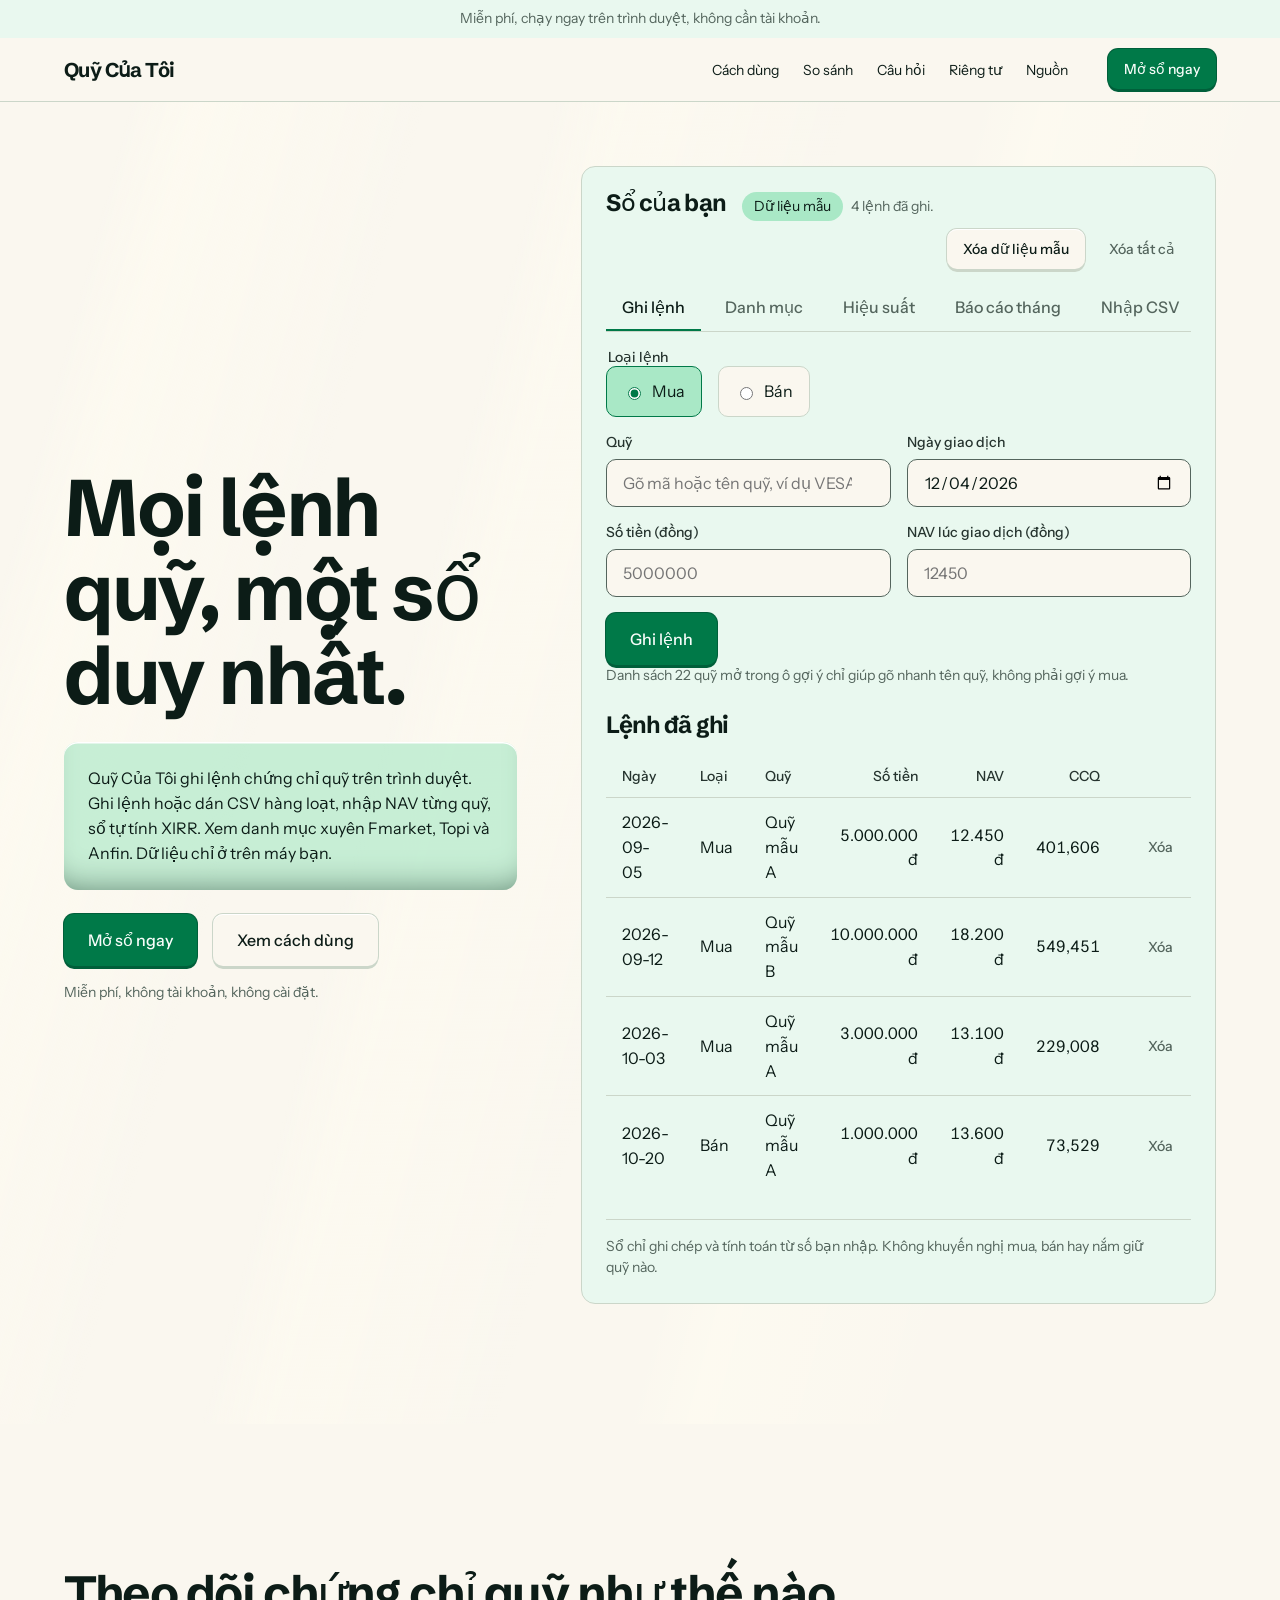
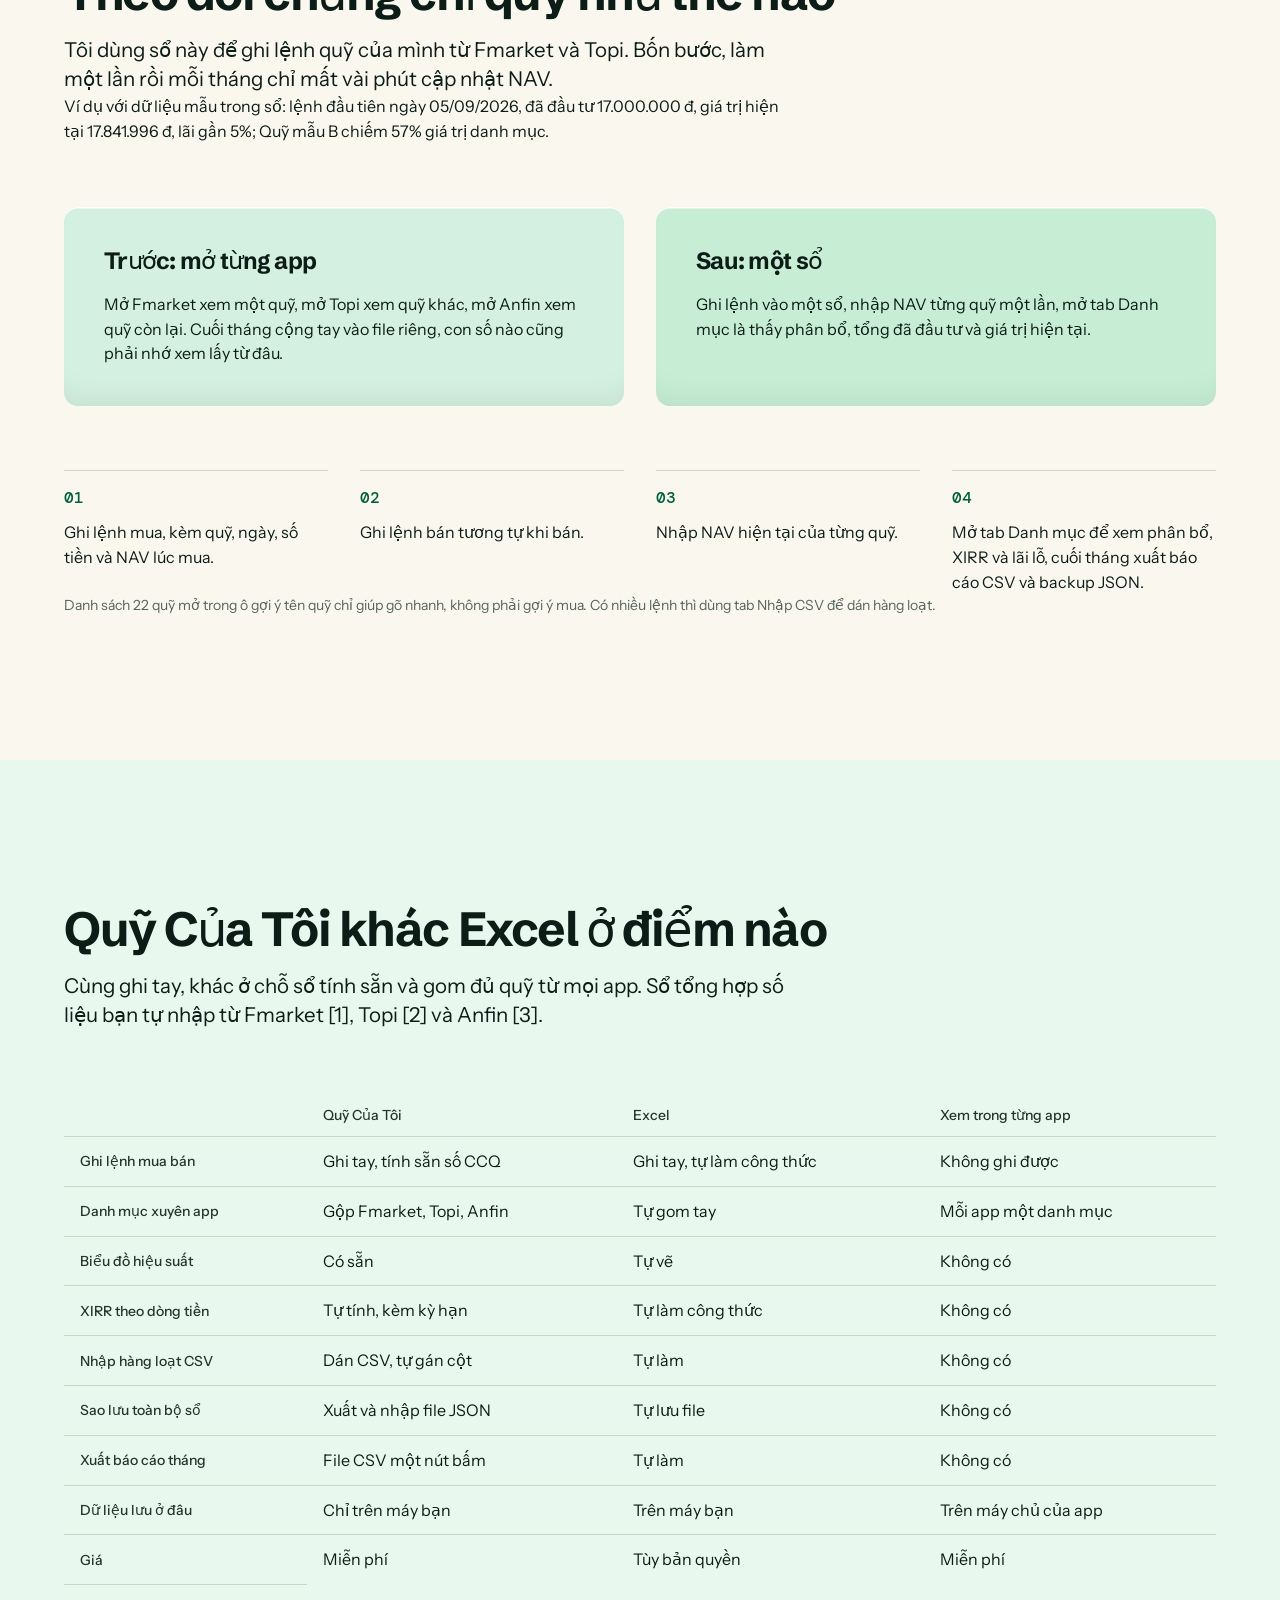
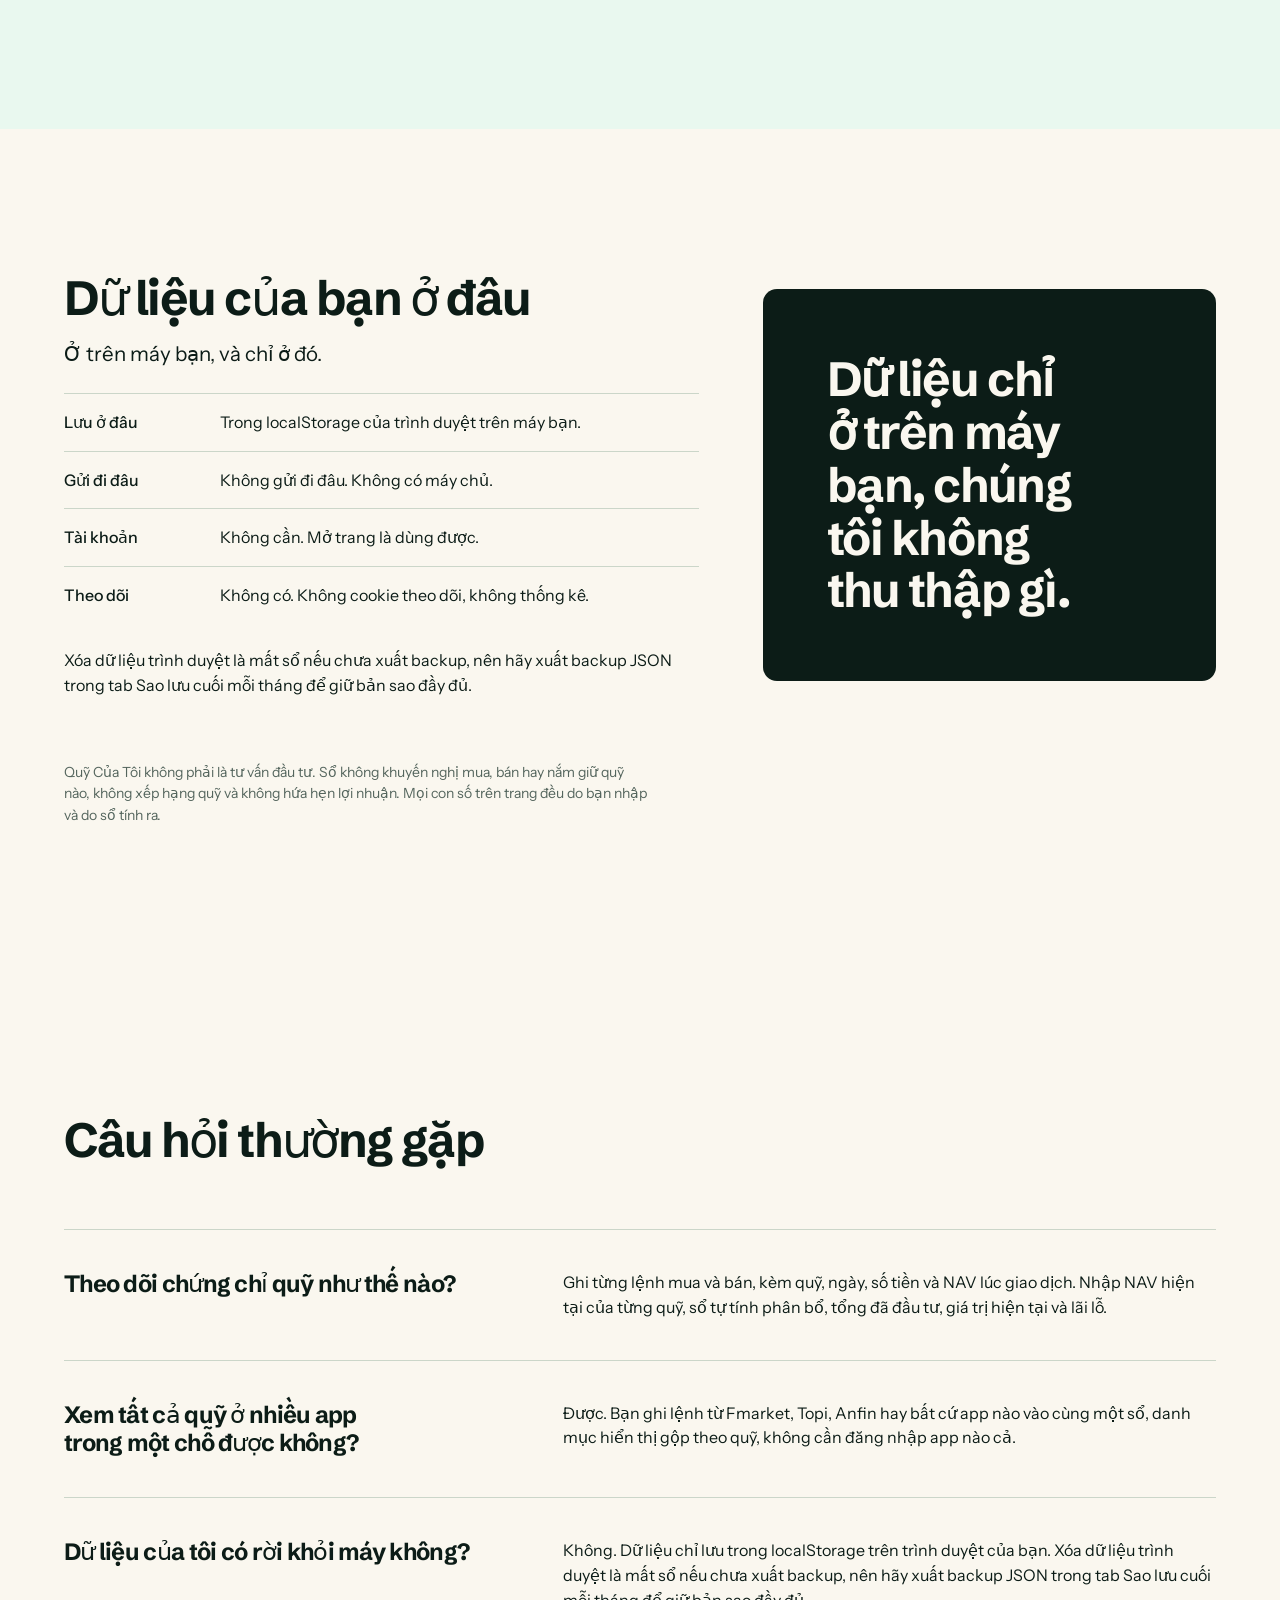
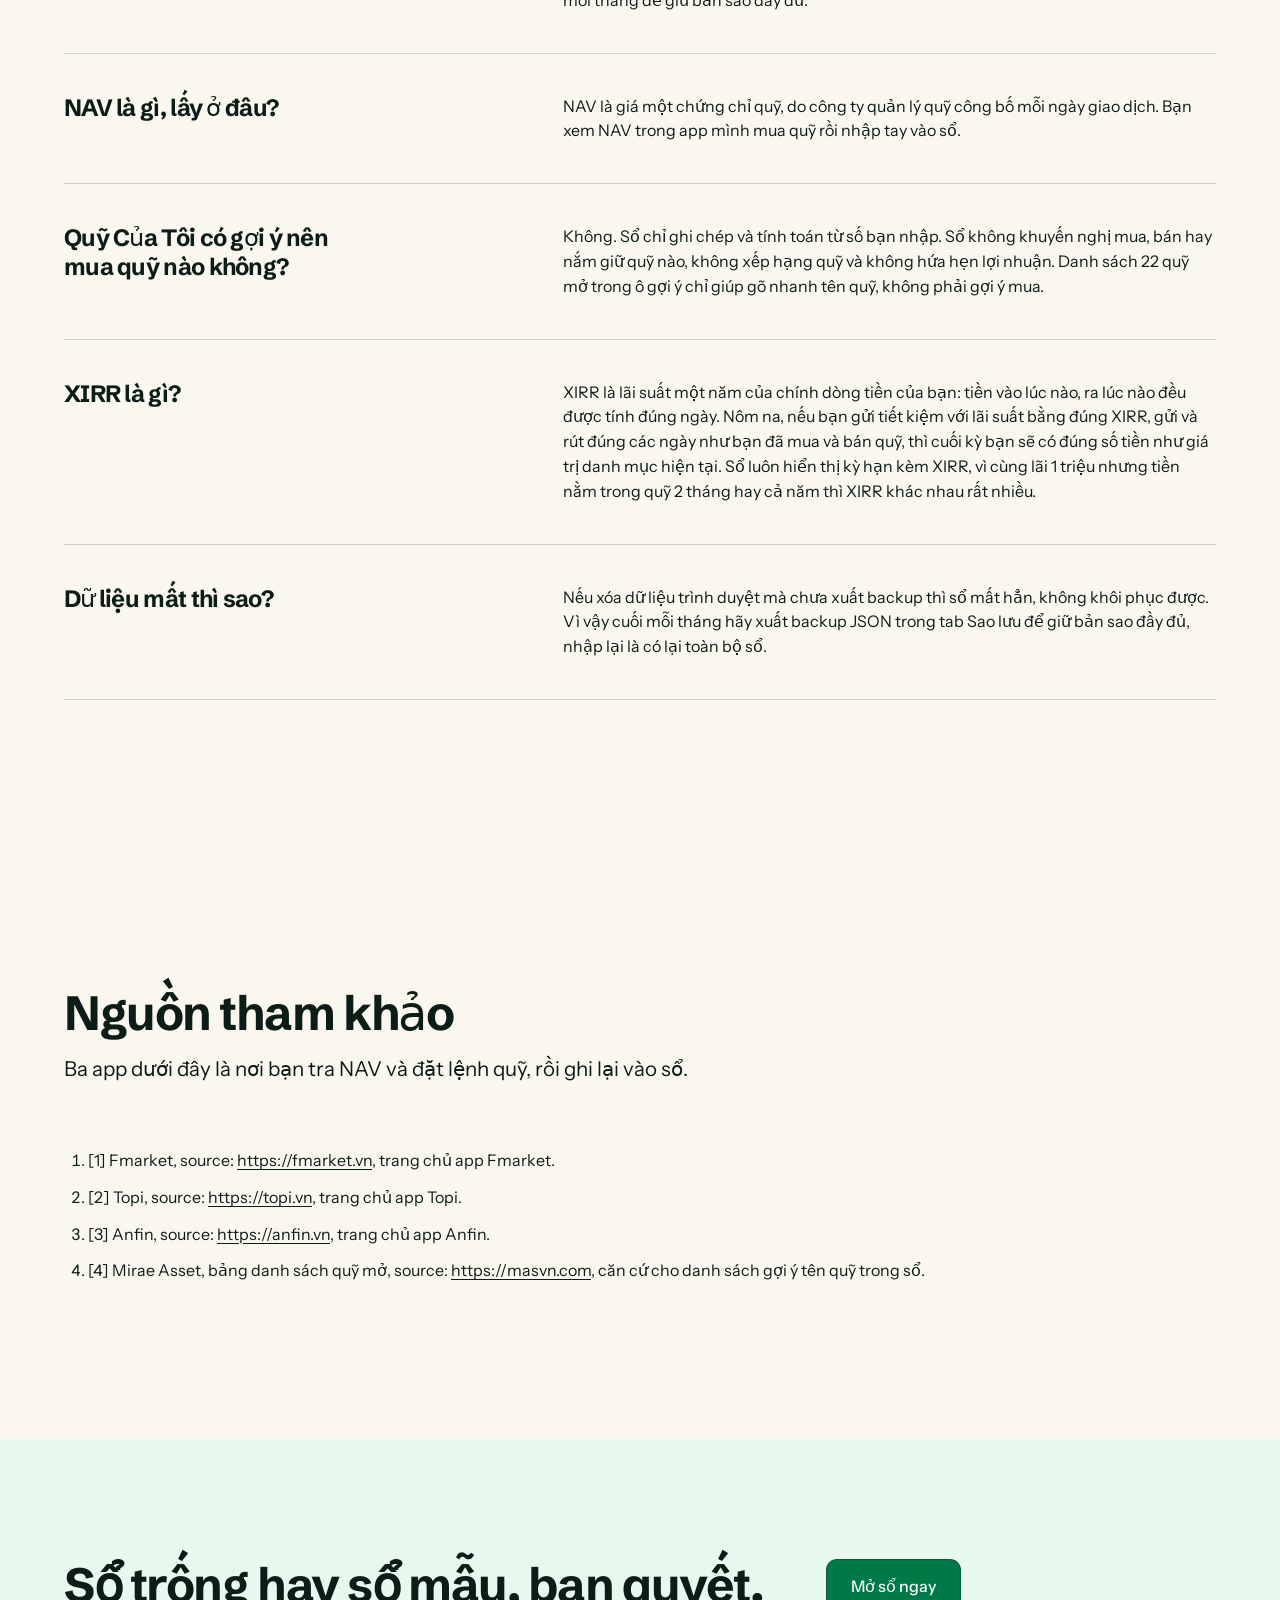
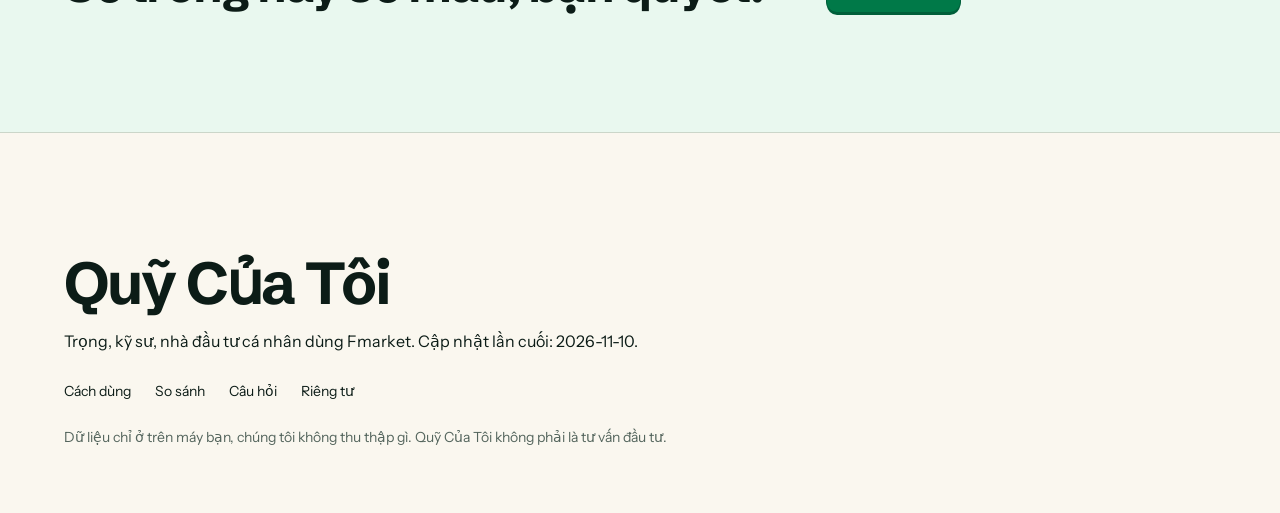
<file: index.html>
<!DOCTYPE html>
<html lang="vi">
<head>
<meta charset="utf-8">
<meta name="viewport" content="width=device-width, initial-scale=1">
<title>Quỹ Của Tôi: Ghi lệnh chứng chỉ quỹ, xem danh mục xuyên app</title>
<meta name="description" content="Quỹ Của Tôi ghi lệnh chứng chỉ quỹ trên trình duyệt, xem phân bổ danh mục xuyên Fmarket, Topi và Anfin trong một chỗ. Dữ liệu chỉ lưu trên máy bạn.">
<link rel="canonical" href="https://17521100670-rgb.github.io/quy-cua-toi/">
<meta property="og:title" content="Quỹ Của Tôi: Ghi lệnh chứng chỉ quỹ, xem danh mục xuyên app">
<meta property="og:description" content="Ghi lệnh quỹ, xem danh mục xuyên app, dữ liệu chỉ ở trên máy bạn.">
<meta property="og:url" content="https://17521100670-rgb.github.io/quy-cua-toi/">
<meta property="og:type" content="website">
<meta property="og:locale" content="vi_VN">
<link rel="preconnect" href="https://fonts.googleapis.com">
<link rel="preconnect" href="https://fonts.gstatic.com" crossorigin>
<link href="https://fonts.googleapis.com/css2?family=Schibsted+Grotesk:wght@700&family=Instrument+Sans:wght@400;500&family=DM+Mono:wght@400;500&display=swap" rel="stylesheet">
<link rel="stylesheet" href="styles.css">
<script>document.documentElement.classList.add('js');</script>
<script type="application/ld+json">
{
  "@context": "https://schema.org",
  "@type": "SoftwareApplication",
  "name": "Quỹ Của Tôi",
  "applicationCategory": "FinanceApplication",
  "operatingSystem": "Web browser",
  "inLanguage": "vi",
  "url": "https://17521100670-rgb.github.io/quy-cua-toi/",
  "author": {"@type": "Person", "name": "Trọng", "description": "Trọng, kỹ sư, nhà đầu tư cá nhân dùng Fmarket"},
  "datePublished": "2026-11-10",
  "dateModified": "2026-11-10",
  "offers": {"@type": "Offer", "price": "0", "priceCurrency": "VND"},
  "description": "Ghi lệnh quỹ, xem danh mục xuyên app, dữ liệu chỉ ở trên máy bạn."
}
</script>
<script type="application/ld+json">
{
  "@context": "https://schema.org",
  "@type": "FAQPage",
  "mainEntity": [
    {"@type": "Question", "name": "Theo dõi chứng chỉ quỹ như thế nào?", "acceptedAnswer": {"@type": "Answer", "text": "Ghi từng lệnh mua và bán, kèm quỹ, ngày, số tiền và NAV lúc giao dịch. Nhập NAV hiện tại của từng quỹ, sổ tự tính phân bổ, tổng đã đầu tư, giá trị hiện tại và lãi lỗ."}},
    {"@type": "Question", "name": "Xem tất cả quỹ ở nhiều app trong một chỗ được không?", "acceptedAnswer": {"@type": "Answer", "text": "Được. Bạn ghi lệnh từ Fmarket, Topi, Anfin hay bất cứ app nào vào cùng một sổ, danh mục hiển thị gộp theo quỹ, không cần đăng nhập app nào cả."}},
    {"@type": "Question", "name": "Dữ liệu của tôi có rời khỏi máy không?", "acceptedAnswer": {"@type": "Answer", "text": "Không. Dữ liệu chỉ lưu trong localStorage trên trình duyệt của bạn. Xóa dữ liệu trình duyệt là mất sổ nếu chưa xuất backup, nên hãy xuất backup JSON trong tab Sao lưu cuối mỗi tháng để giữ bản sao đầy đủ."}},
    {"@type": "Question", "name": "NAV là gì, lấy ở đâu?", "acceptedAnswer": {"@type": "Answer", "text": "NAV là giá một chứng chỉ quỹ, do công ty quản lý quỹ công bố mỗi ngày giao dịch. Bạn xem NAV trong app mình mua quỹ rồi nhập tay vào sổ."}},
    {"@type": "Question", "name": "Quỹ Của Tôi có gợi ý nên mua quỹ nào không?", "acceptedAnswer": {"@type": "Answer", "text": "Không. Sổ chỉ ghi chép và tính toán từ số bạn nhập. Sổ không khuyến nghị mua, bán hay nắm giữ quỹ nào, không xếp hạng quỹ và không hứa hẹn lợi nhuận. Danh sách 22 quỹ mở trong ô gợi ý chỉ giúp gõ nhanh tên quỹ, không phải gợi ý mua."}},
    {"@type": "Question", "name": "XIRR là gì?", "acceptedAnswer": {"@type": "Answer", "text": "XIRR là lãi suất một năm của chính dòng tiền của bạn: tiền vào lúc nào, ra lúc nào đều được tính đúng ngày. Nôm na, nếu bạn gửi tiết kiệm với lãi suất bằng đúng XIRR, gửi và rút đúng các ngày như bạn đã mua và bán quỹ, thì cuối kỳ bạn sẽ có đúng số tiền như giá trị danh mục hiện tại. Sổ luôn hiển thị kỳ hạn kèm XIRR, vì cùng lãi 1 triệu nhưng tiền nằm trong quỹ 2 tháng hay cả năm thì XIRR khác nhau rất nhiều."}},
    {"@type": "Question", "name": "Dữ liệu mất thì sao?", "acceptedAnswer": {"@type": "Answer", "text": "Nếu xóa dữ liệu trình duyệt mà chưa xuất backup thì sổ mất hẳn, không khôi phục được. Vì vậy cuối mỗi tháng hãy xuất backup JSON trong tab Sao lưu để giữ bản sao đầy đủ, nhập lại là có lại toàn bộ sổ."}}
  ]
}
</script>
<script type="application/ld+json">
{
  "@context": "https://schema.org",
  "@type": "HowTo",
  "name": "Theo dõi chứng chỉ quỹ như thế nào",
  "inLanguage": "vi",
  "step": [
    {"@type": "HowToStep", "text": "Ghi lệnh mua, kèm quỹ, ngày, số tiền và NAV lúc mua."},
    {"@type": "HowToStep", "text": "Ghi lệnh bán tương tự khi bán."},
    {"@type": "HowToStep", "text": "Nhập NAV hiện tại của từng quỹ."},
    {"@type": "HowToStep", "text": "Mở tab Danh mục để xem phân bổ, XIRR và lãi lỗ, cuối tháng xuất báo cáo CSV và backup JSON."}
  ]
}
</script>
</head>
<body>
<header class="site-head">
  <p class="top-strip">Miễn phí, chạy ngay trên trình duyệt, không cần tài khoản.</p>
  <nav class="nav container" aria-label="Điều hướng chính">
    <a class="wordmark" href="#top" aria-label="Quỹ Của Tôi, về đầu trang">Quỹ Của Tôi</a>
    <ul class="nav-links">
      <li><a href="#cach-dung">Cách dùng</a></li>
      <li><a href="#so-sanh">So sánh</a></li>
      <li><a href="#cau-hoi">Câu hỏi</a></li>
      <li><a href="#rieng-tu">Riêng tư</a></li>
      <li><a href="#nguon">Nguồn</a></li>
    </ul>
    <a class="btn btn--primary btn--small" href="#app">Mở sổ ngay</a>
  </nav>
</header>

<main id="top">
  <section class="hero">
    <div class="container hero-grid">
      <div class="hero-copy">
        <h1>Mọi lệnh quỹ, một sổ duy nhất.</h1>
        <p class="answer">Quỹ Của Tôi ghi lệnh chứng chỉ quỹ trên trình duyệt. Ghi lệnh hoặc dán CSV hàng loạt, nhập NAV từng quỹ, sổ tự tính XIRR. Xem danh mục xuyên Fmarket, Topi và Anfin. Dữ liệu chỉ ở trên máy bạn.</p>
        <p class="hero-actions">
          <a class="btn btn--primary" href="#app">Mở sổ ngay</a>
          <a class="btn btn--secondary" href="#cach-dung">Xem cách dùng</a>
        </p>
        <p class="hero-note">Miễn phí, không tài khoản, không cài đặt.</p>
      </div>

      <div class="app" id="app" aria-label="Quỹ Của Tôi, sổ của bạn">
        <div class="app-head">
<h2 class="app-title">Sổ của bạn</h2>
          <p class="app-sub"><span id="sample-badge" class="sample-badge" hidden>Dữ liệu mẫu</span><span id="order-count">Chưa có lệnh nào.</span></p>
          <p class="app-tools">
            <button type="button" class="btn btn--small btn--secondary" id="btn-sample">Xem thử với dữ liệu mẫu</button>
            <button type="button" class="btn btn--small btn--secondary" id="btn-clear-sample" hidden>Xóa dữ liệu mẫu</button>
            <button type="button" class="btn btn--small btn--ghost" id="btn-wipe">Xóa tất cả</button>
          </p>
        </div>

        <div class="tabs" role="tablist" aria-label="Các phần của sổ">
          <button type="button" class="tab is-active" role="tab" aria-selected="true" aria-controls="panel-order" id="tab-order" data-tab="panel-order">Ghi lệnh</button>
          <button type="button" class="tab" role="tab" aria-selected="false" aria-controls="panel-portfolio" id="tab-portfolio" data-tab="panel-portfolio">Danh mục</button>
          <button type="button" class="tab" role="tab" aria-selected="false" aria-controls="panel-chart" id="tab-chart" data-tab="panel-chart">Hiệu suất</button>
          <button type="button" class="tab" role="tab" aria-selected="false" aria-controls="panel-report" id="tab-report" data-tab="panel-report">Báo cáo tháng</button>
          <button type="button" class="tab" role="tab" aria-selected="false" aria-controls="panel-import" id="tab-import" data-tab="panel-import">Nhập CSV</button>
          <button type="button" class="tab" role="tab" aria-selected="false" aria-controls="panel-backup" id="tab-backup" data-tab="panel-backup">Sao lưu</button>
        </div>

        <section class="panel is-active" id="panel-order" role="tabpanel" aria-labelledby="tab-order" tabindex="0">
          <form id="order-form" novalidate>
            <fieldset class="field-row">
              <legend>Loại lệnh</legend>
              <label class="key"><input type="radio" name="type" value="buy" checked> Mua</label>
              <label class="key"><input type="radio" name="type" value="sell"> Bán</label>
            </fieldset>
            <p class="field">
              <label for="f-fund">Quỹ</label>
              <input id="f-fund" name="fund" type="text" list="fund-list" placeholder="Gõ mã hoặc tên quỹ, ví dụ VESAF" autocomplete="off" required>
              <datalist id="fund-list"></datalist>
            </p>
            <p class="field">
              <label for="f-date">Ngày giao dịch</label>
              <input id="f-date" name="date" type="date" required>
            </p>
            <p class="field">
              <label for="f-amount">Số tiền (đồng)</label>
              <input id="f-amount" name="amount" type="number" min="1" step="1" inputmode="numeric" placeholder="5000000" required>
            </p>
            <p class="field">
              <label for="f-nav">NAV lúc giao dịch (đồng)</label>
              <input id="f-nav" name="nav" type="number" min="0.01" step="0.01" inputmode="decimal" placeholder="12450" required>
            </p>
            <p class="form-error" id="form-error" role="alert" hidden></p>
            <p><button class="btn btn--primary" type="submit">Ghi lệnh</button></p>
          </form>
          <p class="fine">Danh sách 22 quỹ mở trong ô gợi ý chỉ giúp gõ nhanh tên quỹ, không phải gợi ý mua.</p>
<h3 class="panel-sub">Lệnh đã ghi</h3>
          <p class="empty" id="orders-empty">Chưa có lệnh nào. Ghi lệnh đầu tiên ở trên, hoặc bấm “Xem thử với dữ liệu mẫu”.</p>
          <div class="table-wrap">
            <table id="orders-table" hidden>
              <thead><tr><th>Ngày</th><th>Loại</th><th>Quỹ</th><th class="num">Số tiền</th><th class="num">NAV</th><th class="num">CCQ</th><th><span class="visually-hidden">Xóa</span></th></tr></thead>
              <tbody id="orders-body"></tbody>
            </table>
          </div>
        </section>

        <section class="panel" id="panel-portfolio" role="tabpanel" aria-labelledby="tab-portfolio" tabindex="0">
          <dl class="totals">
            <div><dt>Đã đầu tư</dt><dd class="num" id="total-invested">0 đ</dd></div>
            <div><dt>Giá trị hiện tại</dt><dd class="num" id="total-value">0 đ</dd></div>
            <div><dt>Lãi lỗ</dt><dd class="num" id="total-pl">0 đ</dd></div>
          </dl>
          <div class="xirr-block" id="xirr-block" hidden>
            <p class="xirr-line">XIRR danh mục: <strong id="xirr-total"></strong><span id="xirr-period"></span></p>
            <p class="fine" id="xirr-note" hidden>Kỳ hạn dưới 30 ngày, %/năm chưa có nhiều ý nghĩa. <a href="#cau-hoi">XIRR là gì?</a></p>
          </div>
          <p class="empty" id="portfolio-empty">Chưa có lệnh nào nên chưa có danh mục. Ghi lệnh ở tab Ghi lệnh trước.</p>
          <div class="table-wrap">
            <table id="portfolio-table" hidden>
              <thead><tr><th>Quỹ</th><th class="num">Số CCQ</th><th class="num">Đã đầu tư</th><th class="num">NAV hiện tại</th><th class="num">Giá trị</th><th class="num">Lãi lỗ</th><th class="num">XIRR</th></tr></thead>
              <tbody id="portfolio-body"></tbody>
            </table>
          </div>
          <div id="allocation" class="allocation" hidden></div>
          <div class="goal-block">
            <p class="field">
              <label for="f-goal">Mục tiêu danh mục (đồng, tùy chọn)</label>
              <input id="f-goal" type="number" min="1" step="100000" inputmode="numeric" placeholder="70000000">
            </p>
            <div class="goal-progress" id="goal-progress" hidden>
              <div class="alloc-bar"><span class="alloc-fill" id="goal-fill"></span></div>
              <p class="fine" id="goal-text"></p>
            </div>
          </div>
          <p class="fine">NAV hiện tại do bạn nhập tay. Sổ không lấy giá thị trường từ đâu cả.</p>
        </section>

        <section class="panel" id="panel-chart" role="tabpanel" aria-labelledby="tab-chart" tabindex="0">
          <p class="empty" id="chart-empty">Chưa đủ dữ liệu để vẽ. Ghi ít nhất một lệnh mua là có biểu đồ.</p>
          <canvas id="chart" width="640" height="320" role="img" aria-label="Biểu đồ hiệu suất danh mục theo tháng" hidden></canvas>
          <p class="legend" id="chart-legend" hidden><span class="swatch swatch--value"></span> Giá trị danh mục <span class="swatch swatch--invested"></span> Tổng đã đầu tư</p>
          <p class="fine">Giá trị mỗi tháng tính theo NAV đã ghi tới cuối tháng đó.</p>
        </section>

        <section class="panel" id="panel-report" role="tabpanel" aria-labelledby="tab-report" tabindex="0">
          <p class="field">
            <label for="f-month">Tháng báo cáo</label>
            <input id="f-month" type="month">
          </p>
          <p class="empty" id="report-empty">Tháng này chưa có lệnh nào.</p>
          <div class="table-wrap">
            <table id="report-table" hidden>
              <thead><tr><th>Ngày</th><th>Loại</th><th>Quỹ</th><th class="num">Số tiền</th><th class="num">NAV</th><th class="num">CCQ</th></tr></thead>
              <tbody id="report-body"></tbody>
            </table>
          </div>
          <dl class="totals">
            <div><dt>Tổng mua trong tháng</dt><dd class="num" id="report-buy">0 đ</dd></div>
            <div><dt>Tổng bán trong tháng</dt><dd class="num" id="report-sell">0 đ</dd></div>
          </dl>
          <p><button class="btn btn--primary" type="button" id="btn-csv">Xuất file CSV</button></p>
        </section>

        <section class="panel" id="panel-import" role="tabpanel" aria-labelledby="tab-import" tabindex="0">
          <p class="fine">Dán bảng đã copy từ file Excel xuất ở Fmarket (Lịch sử giao dịch → Xuất File) - sổ tự nhận diện cột Fmarket.</p>
          <p class="field">
            <label for="csv-input">Nội dung CSV</label>
            <textarea id="csv-input" rows="6" placeholder="ngày,quỹ,loại,số tiền,NAV&#10;05/09/2026,VESAF,mua,5000000,12450"></textarea>
          </p>
          <p><button class="btn btn--primary" type="button" id="btn-csv-parse">Đọc CSV và gán cột</button></p>
          <p class="fine" id="csv-preset" role="status"></p>
          <div id="csv-mapping" class="table-wrap"></div>
          <div id="csv-preview" class="table-wrap"></div>
          <div class="import-errors" id="csv-errors" role="alert"></div>
          <p><button class="btn btn--primary" type="button" id="btn-csv-import" disabled>Nhập lệnh</button></p>
          <p class="fine" id="csv-result" role="status"></p>
          <p class="fine">Cột bắt buộc: Ngày, Quỹ, NAV và Số tiền (hoặc Số lượng nếu thiếu Số tiền). Cột Loại có thể bỏ qua, mặc định là Mua. Ngày chấp nhận DD/MM/YYYY hoặc YYYY-MM-DD. Số chấp nhận cả hai kiểu phân cách: 5.000.000 hoặc 5,000,000.</p>
        </section>

        <section class="panel" id="panel-backup" role="tabpanel" aria-labelledby="tab-backup" tabindex="0">
          <p class="fine">Sao lưu toàn bộ sổ ra một file JSON, nhập lại là có lại toàn bộ sổ. Xóa dữ liệu trình duyệt là mất sổ nếu chưa xuất backup.</p>
          <p class="fine" id="backup-counts" role="status"></p>
          <p><button class="btn btn--primary" type="button" id="btn-backup-export">Xuất backup JSON</button></p>
          <p class="field">
            <label for="backup-file">Nhập backup JSON</label>
            <input id="backup-file" type="file" accept="application/json,.json">
          </p>
          <p class="fine" id="backup-result" role="status"></p>
          <p class="fine">Nhập backup sẽ thay toàn bộ sổ hiện tại. File backup chỉ nằm trên máy bạn, sổ không gửi nó đi đâu.</p>
        </section>

        <p class="app-disclaimer">Sổ chỉ ghi chép và tính toán từ số bạn nhập. Không khuyến nghị mua, bán hay nắm giữ quỹ nào.</p>
      </div>
    </div>
  </section>

  <section class="section" id="cach-dung" aria-labelledby="howto-h">
    <div class="container">
      <div class="head-block">
<h2 id="howto-h">Theo dõi chứng chỉ quỹ như thế nào</h2>
        <p class="lead">Tôi dùng sổ này để ghi lệnh quỹ của mình từ Fmarket và Topi. Bốn bước, làm một lần rồi mỗi tháng chỉ mất vài phút cập nhật NAV.</p>
        <p>Ví dụ với dữ liệu mẫu trong sổ: lệnh đầu tiên ngày 05/09/2026, đã đầu tư 17.000.000 đ, giá trị hiện tại 17.841.996 đ, lãi gần 5%; Quỹ mẫu B chiếm 57% giá trị danh mục.</p>
      </div>
      <div class="before-after">
        <div class="plastic band--before">
<h3>Trước: mở từng app</h3>
          <p>Mở Fmarket xem một quỹ, mở Topi xem quỹ khác, mở Anfin xem quỹ còn lại. Cuối tháng cộng tay vào file riêng, con số nào cũng phải nhớ xem lấy từ đâu.</p>
        </div>
        <div class="plastic band--after">
<h3>Sau: một sổ</h3>
          <p>Ghi lệnh vào một sổ, nhập NAV từng quỹ một lần, mở tab Danh mục là thấy phân bổ, tổng đã đầu tư và giá trị hiện tại.</p>
        </div>
      </div>
      <ol class="howto-steps">
        <li>Ghi lệnh mua, kèm quỹ, ngày, số tiền và NAV lúc mua.</li>
        <li>Ghi lệnh bán tương tự khi bán.</li>
        <li>Nhập NAV hiện tại của từng quỹ.</li>
        <li>Mở tab Danh mục để xem phân bổ, XIRR và lãi lỗ, cuối tháng xuất báo cáo CSV và backup JSON.</li>
      </ol>
      <p class="fine">Danh sách 22 quỹ mở trong ô gợi ý tên quỹ chỉ giúp gõ nhanh, không phải gợi ý mua. Có nhiều lệnh thì dùng tab Nhập CSV để dán hàng loạt.</p>
    </div>
  </section>

  <section class="section section--tint" id="so-sanh" aria-labelledby="compare-h">
    <div class="container">
      <div class="head-block">
<h2 id="compare-h">Quỹ Của Tôi khác Excel ở điểm nào</h2>
        <p class="lead">Cùng ghi tay, khác ở chỗ sổ tính sẵn và gom đủ quỹ từ mọi app. Sổ tổng hợp số liệu bạn tự nhập từ Fmarket [1], Topi [2] và Anfin [3].</p>
      </div>
      <div class="table-wrap table--wide">
        <table>
          <thead><tr><th></th><th>Quỹ Của Tôi</th><th>Excel</th><th>Xem trong từng app</th></tr></thead>
          <tbody>
            <tr><th scope="row">Ghi lệnh mua bán</th><td>Ghi tay, tính sẵn số CCQ</td><td>Ghi tay, tự làm công thức</td><td>Không ghi được</td></tr>
            <tr><th scope="row">Danh mục xuyên app</th><td>Gộp Fmarket, Topi, Anfin</td><td>Tự gom tay</td><td>Mỗi app một danh mục</td></tr>
            <tr><th scope="row">Biểu đồ hiệu suất</th><td>Có sẵn</td><td>Tự vẽ</td><td>Không có</td></tr>
            <tr><th scope="row">XIRR theo dòng tiền</th><td>Tự tính, kèm kỳ hạn</td><td>Tự làm công thức</td><td>Không có</td></tr>
            <tr><th scope="row">Nhập hàng loạt CSV</th><td>Dán CSV, tự gán cột</td><td>Tự làm</td><td>Không có</td></tr>
            <tr><th scope="row">Sao lưu toàn bộ sổ</th><td>Xuất và nhập file JSON</td><td>Tự lưu file</td><td>Không có</td></tr>
            <tr><th scope="row">Xuất báo cáo tháng</th><td>File CSV một nút bấm</td><td>Tự làm</td><td>Không có</td></tr>
            <tr><th scope="row">Dữ liệu lưu ở đâu</th><td>Chỉ trên máy bạn</td><td>Trên máy bạn</td><td>Trên máy chủ của app</td></tr>
            <tr><th scope="row">Giá</th><td>Miễn phí</td><td>Tùy bản quyền</td><td>Miễn phí</td></tr>
          </tbody>
        </table>
      </div>
    </div>
  </section>

  <section class="section" id="rieng-tu" aria-labelledby="privacy-h">
    <div class="container split">
      <div class="split-text">
<h2 id="privacy-h">Dữ liệu của bạn ở đâu</h2>
        <p class="lead">Ở trên máy bạn, và chỉ ở đó.</p>
        <dl class="facts">
          <div><dt>Lưu ở đâu</dt><dd>Trong localStorage của trình duyệt trên máy bạn.</dd></div>
          <div><dt>Gửi đi đâu</dt><dd>Không gửi đi đâu. Không có máy chủ.</dd></div>
          <div><dt>Tài khoản</dt><dd>Không cần. Mở trang là dùng được.</dd></div>
          <div><dt>Theo dõi</dt><dd>Không có. Không cookie theo dõi, không thống kê.</dd></div>
        </dl>
        <p>Xóa dữ liệu trình duyệt là mất sổ nếu chưa xuất backup, nên hãy xuất backup JSON trong tab Sao lưu cuối mỗi tháng để giữ bản sao đầy đủ.</p>
      </div>
      <div class="band--ink statement">
        <p>Dữ liệu chỉ ở trên máy bạn, chúng tôi không thu thập gì.</p>
      </div>
    </div>
    <div class="container">
      <p class="disclaimer">Quỹ Của Tôi không phải là tư vấn đầu tư. Sổ không khuyến nghị mua, bán hay nắm giữ quỹ nào, không xếp hạng quỹ và không hứa hẹn lợi nhuận. Mọi con số trên trang đều do bạn nhập và do sổ tính ra.</p>
    </div>
  </section>

  <section class="section" id="cau-hoi" aria-labelledby="faq-h">
    <div class="container">
      <div class="head-block">
<h2 id="faq-h">Câu hỏi thường gặp</h2>
      </div>
      <div class="faq-rows">
        <div class="faq-row">
<h3>Theo dõi chứng chỉ quỹ như thế nào?</h3>
          <p>Ghi từng lệnh mua và bán, kèm quỹ, ngày, số tiền và NAV lúc giao dịch. Nhập NAV hiện tại của từng quỹ, sổ tự tính phân bổ, tổng đã đầu tư, giá trị hiện tại và lãi lỗ.</p>
        </div>
        <div class="faq-row">
<h3>Xem tất cả quỹ ở nhiều app trong một chỗ được không?</h3>
          <p>Được. Bạn ghi lệnh từ Fmarket, Topi, Anfin hay bất cứ app nào vào cùng một sổ, danh mục hiển thị gộp theo quỹ, không cần đăng nhập app nào cả.</p>
        </div>
        <div class="faq-row">
<h3>Dữ liệu của tôi có rời khỏi máy không?</h3>
          <p>Không. Dữ liệu chỉ lưu trong localStorage trên trình duyệt của bạn. Xóa dữ liệu trình duyệt là mất sổ nếu chưa xuất backup, nên hãy xuất backup JSON trong tab Sao lưu cuối mỗi tháng để giữ bản sao đầy đủ.</p>
        </div>
        <div class="faq-row">
<h3>NAV là gì, lấy ở đâu?</h3>
          <p>NAV là giá một chứng chỉ quỹ, do công ty quản lý quỹ công bố mỗi ngày giao dịch. Bạn xem NAV trong app mình mua quỹ rồi nhập tay vào sổ.</p>
        </div>
        <div class="faq-row">
<h3>Quỹ Của Tôi có gợi ý nên mua quỹ nào không?</h3>
          <p>Không. Sổ chỉ ghi chép và tính toán từ số bạn nhập. Sổ không khuyến nghị mua, bán hay nắm giữ quỹ nào, không xếp hạng quỹ và không hứa hẹn lợi nhuận. Danh sách 22 quỹ mở trong ô gợi ý chỉ giúp gõ nhanh tên quỹ, không phải gợi ý mua.</p>
        </div>
        <div class="faq-row">
<h3>XIRR là gì?</h3>
          <p>XIRR là lãi suất một năm của chính dòng tiền của bạn: tiền vào lúc nào, ra lúc nào đều được tính đúng ngày. Nôm na, nếu bạn gửi tiết kiệm với lãi suất bằng đúng XIRR, gửi và rút đúng các ngày như bạn đã mua và bán quỹ, thì cuối kỳ bạn sẽ có đúng số tiền như giá trị danh mục hiện tại. Sổ luôn hiển thị kỳ hạn kèm XIRR, vì cùng lãi 1 triệu nhưng tiền nằm trong quỹ 2 tháng hay cả năm thì XIRR khác nhau rất nhiều.</p>
        </div>
        <div class="faq-row">
<h3>Dữ liệu mất thì sao?</h3>
          <p>Nếu xóa dữ liệu trình duyệt mà chưa xuất backup thì sổ mất hẳn, không khôi phục được. Vì vậy cuối mỗi tháng hãy xuất backup JSON trong tab Sao lưu để giữ bản sao đầy đủ, nhập lại là có lại toàn bộ sổ.</p>
        </div>
      </div>
    </div>
  </section>

  <section class="section" id="nguon" aria-labelledby="sources-h">
    <div class="container">
      <div class="head-block">
<h2 id="sources-h">Nguồn tham khảo</h2>
        <p class="lead">Ba app dưới đây là nơi bạn tra NAV và đặt lệnh quỹ, rồi ghi lại vào sổ.</p>
      </div>
      <ol class="sources">
        <li>[1] Fmarket, source: <a href="https://fmarket.vn">https://fmarket.vn</a>, trang chủ app Fmarket.</li>
        <li>[2] Topi, source: <a href="https://topi.vn">https://topi.vn</a>, trang chủ app Topi.</li>
        <li>[3] Anfin, source: <a href="https://anfin.vn">https://anfin.vn</a>, trang chủ app Anfin.</li>
        <li>[4] Mirae Asset, bảng danh sách quỹ mở, source: <a href="https://masvn.com/api/attachment/file/1784603013522-VN_EquityFunds_FactsheetNewsletter_06.2026.pdf">https://masvn.com</a>, căn cứ cho danh sách gợi ý tên quỹ trong sổ.</li>
      </ol>
    </div>
  </section>

  <section class="band band--close" aria-label="Mở sổ">
    <div class="container band--close-in">
      <p class="band--close-text">Sổ trống hay sổ mẫu, bạn quyết.</p>
      <a class="btn btn--primary" href="#app">Mở sổ ngay</a>
    </div>
  </section>
</main>

<footer class="footer">
  <div class="container">
    <p class="footer-mark">Quỹ Của Tôi</p>
    <p class="footer-byline">Trọng, kỹ sư, nhà đầu tư cá nhân dùng Fmarket. Cập nhật lần cuối: 2026-11-10.</p>
    <ul class="footer-links">
      <li><a href="#cach-dung">Cách dùng</a></li>
      <li><a href="#so-sanh">So sánh</a></li>
      <li><a href="#cau-hoi">Câu hỏi</a></li>
      <li><a href="#rieng-tu">Riêng tư</a></li>
    </ul>
    <p class="footer-fine">Dữ liệu chỉ ở trên máy bạn, chúng tôi không thu thập gì. Quỹ Của Tôi không phải là tư vấn đầu tư.</p>
  </div>
</footer>

<script src="app.js"></script>
</body>
</html>
</file>
<file: styles.css>
/* Hallmark · shape: Workbench · genre: modern-minimal · theme: Dose (deal 1/3, seed web-app-ghi-xem-6362·1d4eedac·2026-11-10·r0) · job: try · draw: 96bfd0
 * hero: Settled · nav: banner over a retracting bar · footer: mast · imagery: product built in hero · signature: the live ledger in the hero · dose: white
 * axes: light/grotesk-sans/chromatic-green · posture: committed · contrast: pass · fold: pass · v2.0.0 */
/* Hallmark · pre-emit critique: P4 H4 E4 S4 R4 V4 · weakest: S, hero could read as any finance tool; led with the live ledger showing Vietnamese fund orders and the on-device line instead */
@import url("./tokens.css");
@import url("./base.css");

/* ---- Khung trang ---- */
.section { padding-block: var(--section-gap); }
.section--tint { background: var(--color-paper-2); }
.head-block { margin-bottom: var(--space-2xl); }
.head-block .lead { margin-top: var(--space-md); }
.container > .disclaimer { margin-top: var(--space-2xl); }

/* ---- Dải trên cùng và điều hướng ---- */
.top-strip {
  margin: 0; padding: var(--space-xs) var(--gutter); background: var(--color-paper-2);
  color: var(--color-muted); font-size: var(--text-sm); text-align: center;
}
.nav {
  position: sticky; top: 0; z-index: var(--z-sticky-nav);
  display: flex; align-items: center; gap: var(--space-lg);
  min-height: 64px; background: var(--color-paper);
  border-bottom: var(--rule-hair) solid var(--color-rule);
}
.wordmark {
  font-family: var(--font-display); font-weight: var(--display-weight);
  letter-spacing: var(--tracking-display); font-size: var(--text-lg);
  text-decoration: none; white-space: nowrap;
}
.nav-links {
  display: flex; gap: var(--space-lg); margin: 0 0 0 auto; padding: 0; list-style: none;
}
.nav-links a { font-size: var(--text-sm); text-decoration: none; }
.nav-links a:hover { text-decoration: underline; text-decoration-color: var(--color-accent); }
.nav .btn { margin-left: var(--space-md); }

/* ---- Nút bấm, moulded plastic theo Dose ---- */
.btn {
  display: inline-flex; align-items: center; justify-content: center;
  height: 52px; padding: 0 var(--space-lg); border: 0; border-radius: var(--radius-input);
  font: 500 var(--text-md) var(--font-body); text-decoration: none; cursor: pointer;
  white-space: nowrap;
  box-shadow: inset 0 1px 0 var(--glint), 0 0 0 1px var(--color-rule), 0 3px 0 var(--color-rule);
  transition: transform var(--dur-micro) var(--ease-out), box-shadow var(--dur-micro) var(--ease-out);
}
.btn:hover { transform: translateY(-1px); }
.btn:active { transform: translateY(3px); }
.btn--primary {
  background: var(--color-accent); color: var(--color-accent-ink);
  box-shadow: 0 0 0 1px var(--color-accent-deep), 0 3px 0 var(--color-accent-deep);
}
.btn--secondary { background: var(--color-paper); color: var(--color-ink); }
.btn--ghost { background: transparent; color: var(--color-muted); box-shadow: none; }
.btn--ghost:hover { color: var(--color-ink); }
.btn--small { height: 40px; padding: 0 var(--space-md); font-size: var(--text-sm); }

/* ---- Hero ---- */
.hero { position: relative; overflow: clip; padding-block: var(--space-2xl) var(--section-gap-s); }
.hero::before {
  content: ""; position: absolute; inset: 0; z-index: 0; pointer-events: none;
  background:
    linear-gradient(105deg, transparent 8%, color-mix(in oklab, var(--light) 55%, transparent) 12%, transparent 26%),
    linear-gradient(105deg, transparent 34%, color-mix(in oklab, var(--light) 45%, transparent) 38%, transparent 52%),
    linear-gradient(105deg, transparent 60%, color-mix(in oklab, var(--light) 55%, transparent) 64%, transparent 78%);
}
.hero-grid {
  position: relative; z-index: 1;
  display: grid; grid-template-columns: minmax(0, 5fr) minmax(0, 7fr);
  gap: var(--space-2xl); align-items: center;
}
.hero-copy h1 { margin-bottom: var(--space-lg); }
.answer {
  margin: 0 0 var(--space-lg); padding: var(--space-lg); border-radius: var(--radius-card);
  background: color-mix(in oklab, var(--color-accent-soft) 62%, transparent);
  box-shadow: inset 0 1.5px 0 var(--glint), inset 0 -24px 36px -28px color-mix(in oklab, var(--color-accent-soft) 45%, var(--color-ink));
  font-size: var(--text-md); line-height: 1.55;
}
.hero-actions { display: flex; gap: var(--space-md); margin: 0 0 var(--space-md); flex-wrap: wrap; }
.hero-note { font-size: var(--text-sm); color: var(--color-muted); }

/* ---- Sổ làm việc ---- */
.app {
  background: var(--color-paper-2); border: var(--rule-hair) solid var(--color-rule);
  border-radius: var(--radius-card);
  padding: var(--space-lg); min-width: 0;
}
.app-head { display: flex; flex-wrap: wrap; align-items: baseline; gap: var(--space-xs) var(--space-md); margin-bottom: var(--space-md); }
.app-title { font-size: var(--text-title); }
.app-sub { font-size: var(--text-sm); color: var(--color-muted); margin: 0; }
.app-tools { margin: 0 0 0 auto; display: flex; gap: var(--space-xs); flex-wrap: wrap; }
.sample-badge {
  display: inline-block; padding: var(--space-2xs) var(--space-sm); margin-right: var(--space-xs);
  border-radius: var(--radius-pill); background: var(--color-accent-soft); color: var(--color-ink);
  font-size: var(--text-sm);
}
.tabs { display: flex; gap: var(--space-xs); border-bottom: var(--rule-hair) solid var(--color-rule); margin-bottom: var(--space-md); overflow-x: auto; }
.tab {
  appearance: none; background: transparent; border: 0; border-bottom: 2px solid transparent;
  padding: var(--space-sm) var(--space-md); font: 500 var(--text-md) var(--font-body);
  color: var(--color-muted); cursor: pointer; white-space: nowrap;
}
.tab:hover { color: var(--color-ink); }
.tab.is-active { color: var(--color-ink); border-bottom-color: var(--color-accent); }
.js .panel { display: none; }
.js .panel.is-active { display: block; }
.panel-sub { margin: var(--space-lg) 0 var(--space-md); }
.empty { color: var(--color-muted); }
.fine { font-size: var(--text-sm); color: var(--color-muted); }
.app-disclaimer {
  margin: var(--space-lg) 0 0; padding-top: var(--space-md);
  border-top: var(--rule-hair) solid var(--color-rule);
  font-size: var(--text-sm); color: var(--color-muted);
}

/* ---- Form trong sổ ---- */
#order-form { display: grid; grid-template-columns: minmax(0, 1fr) minmax(0, 1fr); gap: var(--space-md); }
#order-form .field-row, #order-form .form-error, #order-form p:last-child { grid-column: 1 / -1; }
.field { margin: 0; }
.field label, .field-row legend {
  display: block; margin-bottom: var(--space-xs);
  font: 500 var(--text-sm) var(--font-body); color: var(--color-ink-2);
}
.field-row { margin: 0; padding: 0; border: 0; display: flex; gap: var(--space-md); align-items: center; }
.field-row legend { margin-bottom: 0; }
.key {
  display: inline-flex; align-items: center; gap: var(--space-xs);
  padding: var(--space-sm) var(--space-md); border-radius: var(--radius-input);
  border: var(--rule-hair) solid var(--color-rule); background: var(--color-paper);
  cursor: pointer; font-size: var(--text-md);
}
.key:has(input:checked) { background: var(--color-accent-soft); border-color: var(--color-accent); }
.key input { accent-color: var(--color-accent); }
input[type="text"], input[type="date"], input[type="month"], input[type="number"] {
  width: 100%; height: 48px; padding: 0 var(--space-md);
  border: var(--rule-hair) solid var(--color-muted); border-radius: var(--radius-input);
  background: var(--color-paper); color: var(--color-ink);
}
input[type="text"]:focus-visible, input[type="date"]:focus-visible,
input[type="month"]:focus-visible, input[type="number"]:focus-visible { outline: 2px solid var(--color-focus); outline-offset: 2px; }
input:disabled { opacity: 0.55; cursor: not-allowed; }
.form-error { color: var(--color-error); margin: 0; min-height: 1lh; }
td input[type="number"] { height: 40px; padding: 0 var(--space-sm); }
td input.nav--auto { border-style: dashed; }

/* ---- Bảng ---- */
.table-wrap { overflow-x: auto; }
table { width: 100%; border-collapse: collapse; font-size: var(--text-md); }
th, td { padding: var(--space-sm) var(--space-md); text-align: left; border-bottom: var(--rule-hair) solid var(--color-rule); }
th { font: 500 var(--text-sm) var(--font-body); color: var(--color-ink-2); white-space: nowrap; }
td.num, th.num { text-align: right; font-variant-numeric: tabular-nums; }
tbody tr:last-child td { border-bottom: 0; }
.table--wide table { min-width: 720px; }
.table--wide td:first-child, .table--wide th:first-child { font-weight: 500; }

/* ---- Tổng và phân bổ ---- */
.totals {
  display: grid; grid-template-columns: repeat(3, minmax(0, 1fr));
  margin: 0 0 var(--space-lg); padding: 0;
}
.totals > div { padding: var(--space-md) var(--space-lg); border-left: var(--rule-hair) solid var(--color-rule); }
.totals > div:first-child { border-left: 0; padding-left: 0; }
.totals dt { font-size: var(--text-sm); color: var(--color-muted); }
.totals dd { margin: var(--space-xs) 0 0; font-size: var(--text-lg); font-weight: 500; font-variant-numeric: tabular-nums; }
.totals dd.is-negative { color: var(--color-muted); }
.allocation { margin-top: var(--space-lg); }
.alloc-row { display: grid; grid-template-columns: 160px minmax(0, 1fr) 64px; gap: var(--space-md); align-items: center; margin-bottom: var(--space-sm); }
.alloc-label { font-size: var(--text-sm); overflow-wrap: break-word; }
.alloc-bar { height: 12px; border-radius: var(--radius-pill); background: var(--color-paper-3); overflow: hidden; }
.alloc-fill { display: block; height: 100%; background: var(--color-accent); border-radius: var(--radius-pill); }
.alloc-pct { text-align: right; font-size: var(--text-sm); }

/* ---- Biểu đồ ---- */
#chart { width: 100%; height: auto; }
.legend { display: flex; gap: var(--space-lg); font-size: var(--text-sm); color: var(--color-muted); flex-wrap: wrap; }
.swatch { display: inline-block; width: 24px; height: 4px; border-radius: 2px; vertical-align: middle; margin-right: var(--space-xs); }
.swatch--value { background: var(--color-accent); }
.swatch--invested { background: var(--color-muted); }

/* ---- Trước và sau ---- */
.before-after { display: grid; grid-template-columns: minmax(0, 1fr) minmax(0, 1fr); gap: var(--gap-columns); }
.plastic {
  position: relative; border-radius: var(--radius-card); padding: var(--space-xl);
  box-shadow: inset 0 1.5px 0 var(--glint), inset 0 -24px 36px -28px color-mix(in oklab, var(--color-ink) 12%, transparent);
}
.plastic h3 { margin-bottom: var(--space-md); }
.band--before { background: var(--color-paper-3); }
.band--after { background: color-mix(in oklab, var(--color-accent-soft) 62%, transparent); }
.howto-steps {
  margin: var(--space-2xl) 0 0; padding: 0; list-style: none;
  display: grid; grid-template-columns: repeat(4, minmax(0, 1fr)); gap: var(--gap-columns);
  counter-reset: step;
}
.howto-steps li { counter-increment: step; border-top: var(--rule-hair) solid var(--color-rule); padding-top: var(--space-md); }
.howto-steps li::before {
  content: counter(step, decimal-leading-zero);
  display: block; margin-bottom: var(--space-sm);
  font: 500 var(--text-md) var(--font-outlier); color: var(--color-accent-deep);
}

/* ---- Riêng tư ---- */
.split { display: grid; grid-template-columns: minmax(0, 7fr) minmax(0, 5fr); gap: var(--space-2xl); align-items: center; }
.split-text h2 { margin-bottom: var(--space-md); }
.split-text .lead { margin-bottom: var(--space-lg); }
.facts { margin: 0 0 var(--space-lg); padding: 0; }
.facts > div {
  display: grid; grid-template-columns: 140px minmax(0, 1fr); gap: var(--space-md);
  padding: var(--space-md) 0; border-top: var(--rule-hair) solid var(--color-rule);
}
.facts dt { font-weight: 500; }
.facts dd { margin: 0; }
.band--ink {
  background: var(--color-ink); color: var(--color-paper);
  border-radius: var(--radius-card); padding: var(--space-2xl);
}
.band--ink p {
  font-family: var(--font-display); font-weight: var(--display-weight);
  letter-spacing: var(--tracking-display); font-size: var(--text-section); line-height: 1.1;
  text-wrap: balance;
}
.disclaimer { font-size: var(--text-sm); color: var(--color-muted); max-width: 65ch; }

/* ---- Câu hỏi ---- */
.faq-rows { border-top: var(--rule-hair) solid var(--color-rule); }
.faq-row {
  display: grid; grid-template-columns: minmax(0, 5fr) minmax(0, 7fr); gap: var(--gap-columns);
  padding: var(--space-xl) 0; border-bottom: var(--rule-hair) solid var(--color-rule); align-items: start;
}
.faq-row h3 { font-size: var(--text-title); line-height: 1.2; }
.faq-row p { margin: 0; }

/* ---- Nguồn tham khảo ---- */
.sources { margin: 0; padding-left: var(--space-lg); }
.sources li { margin-bottom: var(--space-sm); }

/* ---- Dải đóng ---- */
.band--close { background: var(--color-paper-2); padding-block: var(--section-gap-s); }
.band--close-in { display: flex; align-items: center; gap: var(--space-2xl); flex-wrap: wrap; }
.band--close-text {
  margin: 0; font-family: var(--font-display); font-weight: var(--display-weight);
  letter-spacing: var(--tracking-display); font-size: var(--text-section); line-height: 1.1;
}

/* ---- Chân trang ---- */
.footer { padding-block: var(--section-gap-s) var(--space-2xl); border-top: var(--rule-hair) solid var(--color-rule); }
.footer-mark {
  font-family: var(--font-display); font-weight: var(--display-weight);
  letter-spacing: var(--tracking-display); font-size: var(--text-display-s); line-height: 1.02;
  margin: 0 0 var(--space-md);
}
.footer-byline { margin: 0 0 var(--space-lg); }
.footer-links { display: flex; gap: var(--space-lg); margin: 0 0 var(--space-lg); padding: 0; list-style: none; flex-wrap: wrap; }
.footer-links a { font-size: var(--text-sm); text-decoration: none; }
.footer-links a:hover { text-decoration: underline; text-decoration-color: var(--color-accent); }
.footer-fine { font-size: var(--text-sm); color: var(--color-muted); margin: 0; }

/* ---- Màn hình hẹp ---- */
@media (max-width: 60rem) {
  .nav-links { display: none; }
  .hero-grid { grid-template-columns: minmax(0, 1fr); }
  .before-after { grid-template-columns: minmax(0, 1fr); }
  .howto-steps { grid-template-columns: repeat(2, minmax(0, 1fr)); }
  .split { grid-template-columns: minmax(0, 1fr); }
  .faq-row { grid-template-columns: minmax(0, 1fr); gap: var(--space-md); }
  .totals { grid-template-columns: minmax(0, 1fr); }
  .totals > div { border-left: 0; border-top: var(--rule-hair) solid var(--color-rule); padding-left: 0; }
  .totals > div:first-child { border-top: 0; }
  #order-form { grid-template-columns: minmax(0, 1fr); }
  .alloc-row { grid-template-columns: 110px minmax(0, 1fr) 56px; }
}
@media (max-width: 40rem) {
  .howto-steps { grid-template-columns: minmax(0, 1fr); }
  .hero-actions .btn { width: 100%; }
}

/* ---- v2: XIRR, NAV cũ, mục tiêu, nhập CSV, sao lưu ---- */
.xirr-block { margin: var(--space-lg) 0; padding: var(--space-md) var(--space-lg); border: var(--rule-hair) solid var(--color-rule); border-radius: var(--radius-md); background: var(--color-paper); }
.xirr-line { margin: 0; font-size: var(--text-md); }
.nav-age { font-size: var(--text-sm); color: var(--color-muted); }
.nav-age--stale { color: var(--color-error); }
.goal-block { margin-top: var(--space-lg); }
.goal-progress { margin-top: var(--space-md); }
textarea { width: 100%; padding: var(--space-sm) var(--space-md); border: var(--rule-hair) solid var(--color-rule); border-radius: var(--radius-md); resize: vertical; font: inherit; background: var(--color-paper); }
input[type="file"] { height: auto; padding: var(--space-sm) 0; border: 0; background: transparent; }
#csv-mapping select { height: 40px; border: var(--rule-hair) solid var(--color-rule); border-radius: var(--radius-md); background: var(--color-paper); font: inherit; }
.import-errors { color: var(--color-error); font-size: var(--text-sm); }
.import-errors p { margin: var(--space-xs) 0; }
</file>
